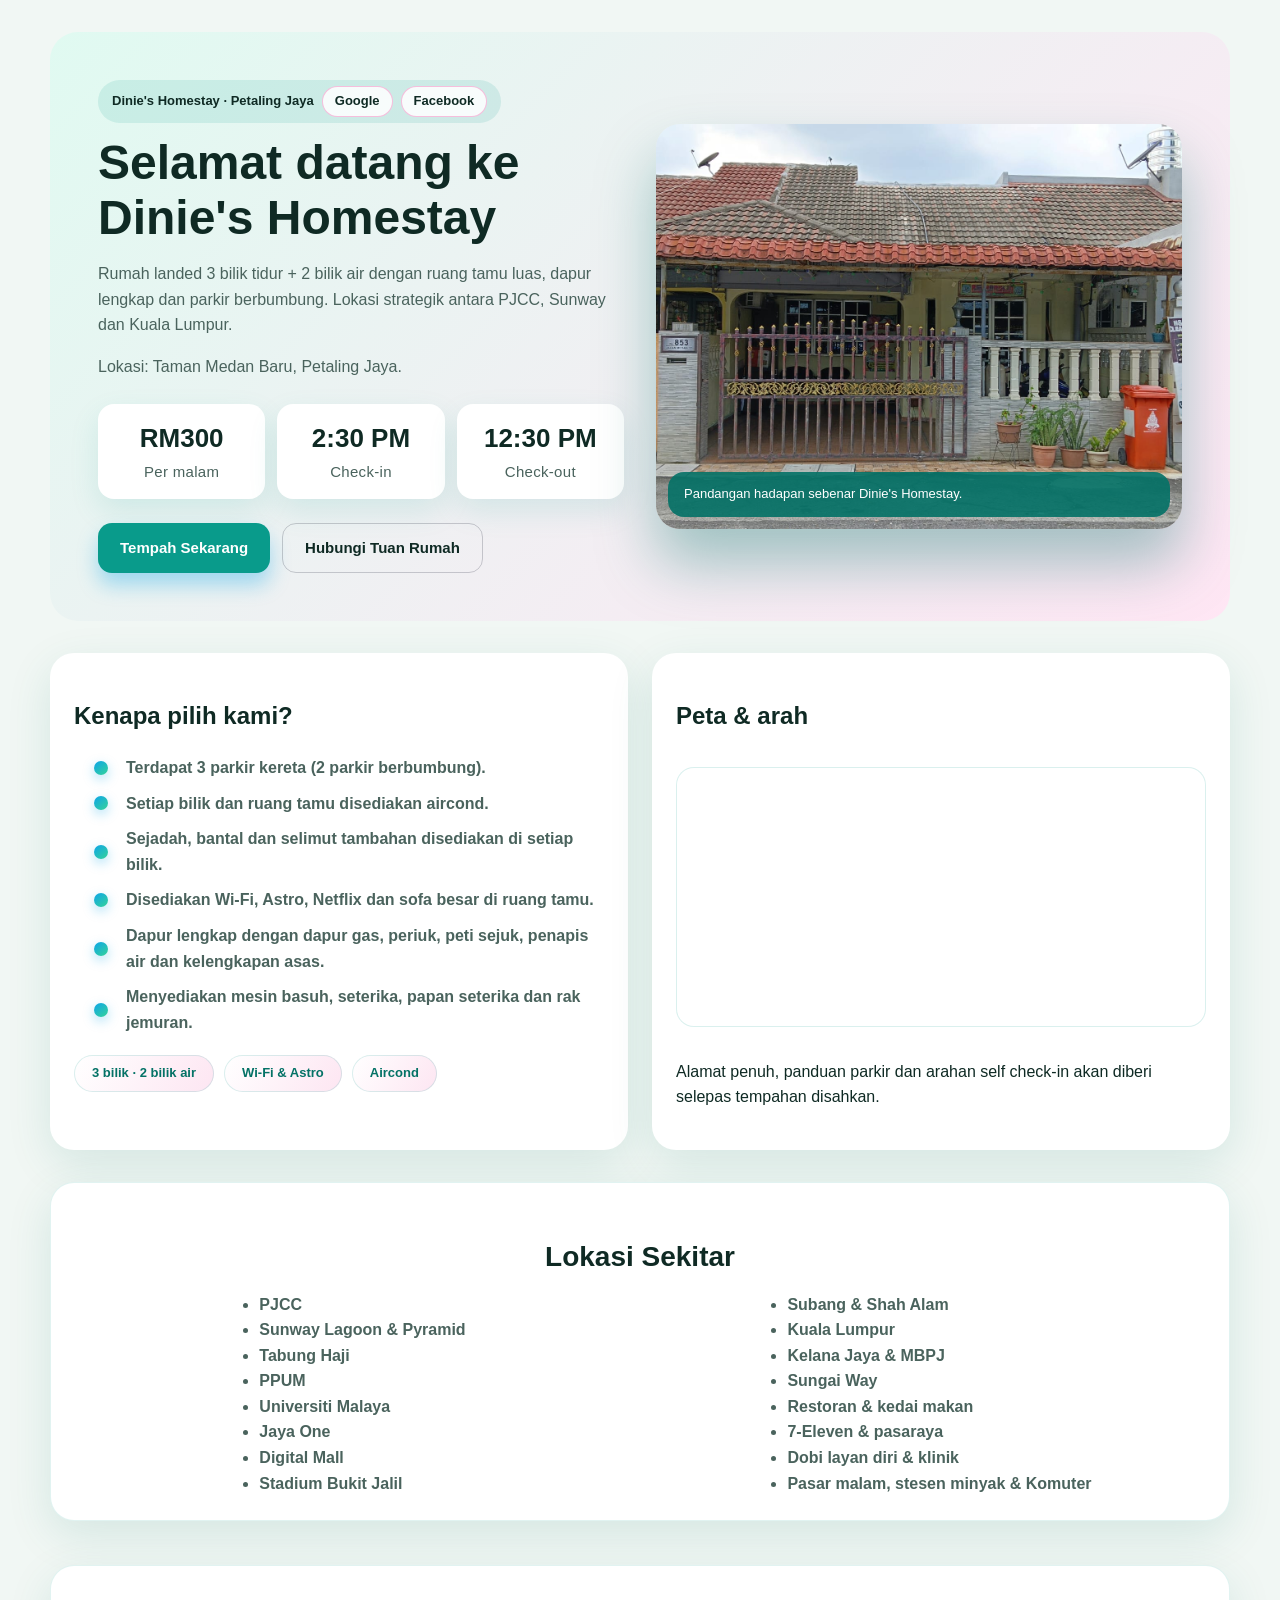
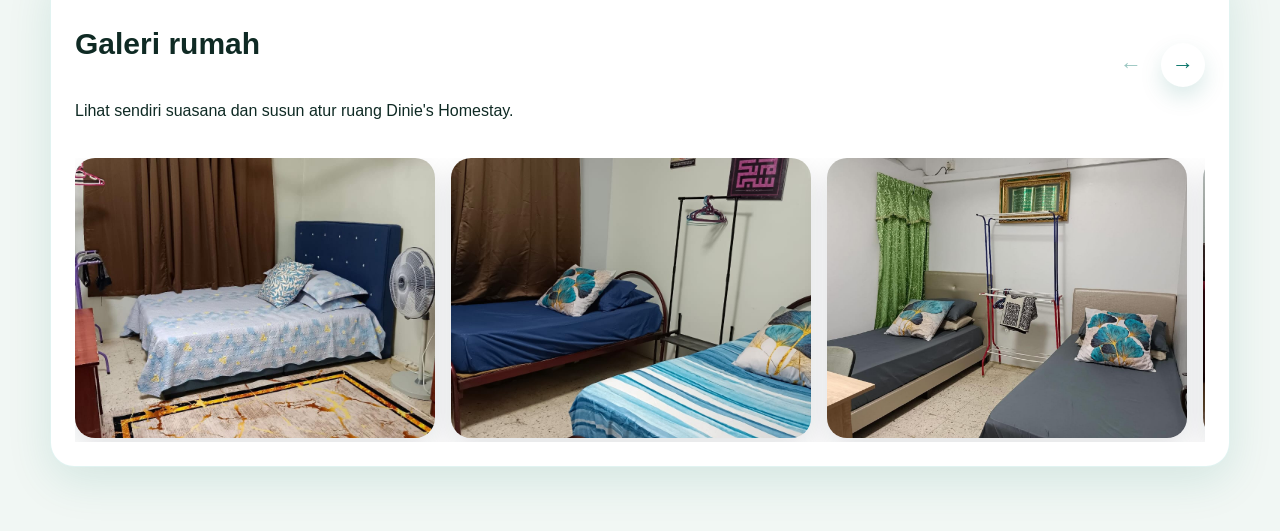
<file: index.html>
<!DOCTYPE html>
<html lang="en">
  <head>
    <meta charset="UTF-8" />
    <meta name="viewport" content="width=device-width, initial-scale=1.0" />
    <title>Dinie's Homestay · Petaling Jaya</title>
    <link rel="stylesheet" href="style.css" />
  </head>
  <body data-page="landing">
    <main class="landing">
      <section class="landing-hero">
        <div class="hero-copy">
          <div class="badge hero-badge">
            <span class="badge-title">Dinie's Homestay · Petaling Jaya</span>
            <a class="badge-link" href="https://g.co/kgs/pt5vigD" target="_blank" rel="noopener">Google</a>
            <a class="badge-link" href="https://www.facebook.com/profile.php?id=61555471958670" target="_blank" rel="noopener">Facebook</a>
          </div>
          <h1>Selamat datang ke Dinie's Homestay</h1>
          <p>
            Rumah landed 3 bilik tidur + 2 bilik air dengan ruang tamu luas, dapur lengkap dan parkir berbumbung. Lokasi
            strategik antara PJCC, Sunway dan Kuala Lumpur.
          </p>
          <p class="muted hero-location">Lokasi: Taman Medan Baru, Petaling Jaya.</p>
          <div class="quick-facts">
            <div>
              <span>RM300</span>
              <small>Per malam</small>
            </div>
            <div>
              <span>2:30 PM</span>
              <small>Check-in</small>
            </div>
            <div>
              <span>12:30 PM</span>
              <small>Check-out</small>
            </div>
          </div>
          <div class="cta-buttons">
            <a class="btn primary" href="booking.html">Tempah Sekarang</a>
            <a
              class="btn outline chat-owner"
              href="https://wasap.my/6014-3388944/DiniesHomestay"
              target="_blank"
              rel="noopener"
              >Hubungi Tuan Rumah</a
            >
          </div>
        </div>
        <div class="hero-media">
          <img src="pict1.jpg" alt="Pandangan hadapan Dinie's Homestay" />
          <div class="media-note">Pandangan hadapan sebenar Dinie's Homestay.</div>
        </div>
      </section>

      <section class="info-grid">
        <article class="highlight-card">
          <h2>Kenapa pilih kami?</h2>
          <ul class="feature-list">
            <li>Terdapat 3 parkir kereta (2 parkir berbumbung).</li>
            <li>Setiap bilik dan ruang tamu disediakan aircond.</li>
            <li>Sejadah, bantal dan selimut tambahan disediakan di setiap bilik.</li>
            <li>Disediakan Wi-Fi, Astro, Netflix dan sofa besar di ruang tamu.</li>
            <li>Dapur lengkap dengan dapur gas, periuk, peti sejuk, penapis air dan kelengkapan asas.</li>
            <li>Menyediakan mesin basuh, seterika, papan seterika dan rak jemuran.</li>
          </ul>
          <div class="info-tags">
            <span>3 bilik · 2 bilik air</span>
            <span>Wi-Fi &amp; Astro</span>
            <span>Aircond</span>
          </div>
        </article>

        <article class="map-card">
          <h2>Peta &amp; arah</h2>
          <iframe
            title="Lokasi Dinie's Homestay"
            src="https://www.google.com/maps/embed?pb=!1m18!1m12!1m3!1d3984.1432747133105!2d101.61535691112692!3d3.0837321533942447!2m3!1f0!2f0!3f0!3m2!1i1024!2i768!4f13.1!3m3!1m2!1s0x31cc4c4b1c5b9adf%3A0xad938668151ebfe!2sTaman%20Medan%20Baru!5e0!3m2!1sen!2smy!4v1709550000000!5m2!1sen!2smy"
            loading="lazy"
            referrerpolicy="no-referrer-when-downgrade"
          ></iframe>
          <p>Alamat penuh, panduan parkir dan arahan self check-in akan diberi selepas tempahan disahkan.</p>
        </article>
      </section>

      <section class="wide-card location-card">
        <h3>Lokasi Sekitar</h3>
        <div class="location-columns" data-location-columns>
          <ul>
            <li>PJCC</li>
            <li>Sunway Lagoon &amp; Pyramid</li>
            <li>Tabung Haji</li>
            <li>PPUM</li>
            <li>Universiti Malaya</li>
            <li>Jaya One</li>
            <li>Digital Mall</li>
            <li>Stadium Bukit Jalil</li>
          </ul>
          <ul>
            <li>Subang &amp; Shah Alam</li>
            <li>Kuala Lumpur</li>
            <li>Kelana Jaya &amp; MBPJ</li>
            <li>Sungai Way</li>
            <li>Restoran &amp; kedai makan</li>
            <li>7-Eleven &amp; pasaraya</li>
            <li>Dobi layan diri &amp; klinik</li>
            <li>Pasar malam, stesen minyak &amp; Komuter</li>
          </ul>
        </div>
        <div class="location-toggle">
          <button class="btn outline small" type="button" data-toggle-locations>Lihat semua lokasi</button>
        </div>
      </section>

      <section class="wide-card gallery-card">
        <div class="gallery-header">
          <div>
            <h3 class="gallery-title">Galeri rumah</h3>
            <p>Lihat sendiri suasana dan susun atur ruang Dinie's Homestay.</p>
          </div>
          <div class="gallery-actions">
            <button class="gallery-nav" type="button" data-gallery-prev aria-label="Gambar sebelumnya">
              <span aria-hidden="true">&#8592;</span>
            </button>
            <button class="gallery-nav" type="button" data-gallery-next aria-label="Gambar seterusnya">
              <span aria-hidden="true">&#8594;</span>
            </button>
          </div>
        </div>
        <div class="gallery-slider" data-gallery>
          <div class="gallery-track" data-gallery-track>
            <figure class="gallery-item">
              <img src="pict2.jpg" alt="Bilik tetamu Dinie's Homestay" />
            </figure>
            <figure class="gallery-item">
              <img src="pict3.jpg" alt="Bilik utama Dinie's Homestay" />
            </figure>
            <figure class="gallery-item">
              <img src="pict4.jpg" alt="Bilik tambahan Dinie's Homestay" />
            </figure>
            <figure class="gallery-item">
              <img src="pict5.jpg" alt="Ruang tamu Dinie's Homestay" />
            </figure>
            <figure class="gallery-item">
              <img src="pict6.jpg" alt="Ruang makan Dinie's Homestay" />
            </figure>
            <figure class="gallery-item">
              <img src="pict7.jpg" alt="Dapur Dinie's Homestay" />
            </figure>
            <figure class="gallery-item">
              <img src="pict8.jpg" alt="Bilik air Dinie's Homestay" />
            </figure>
            <figure class="gallery-item">
              <img src="pict9.jpg" alt="Halaman Dinie's Homestay" />
            </figure>
          </div>
        </div>
      </section>
    </main>

    <script src="app.js"></script>
  </body>
</html>
</file>
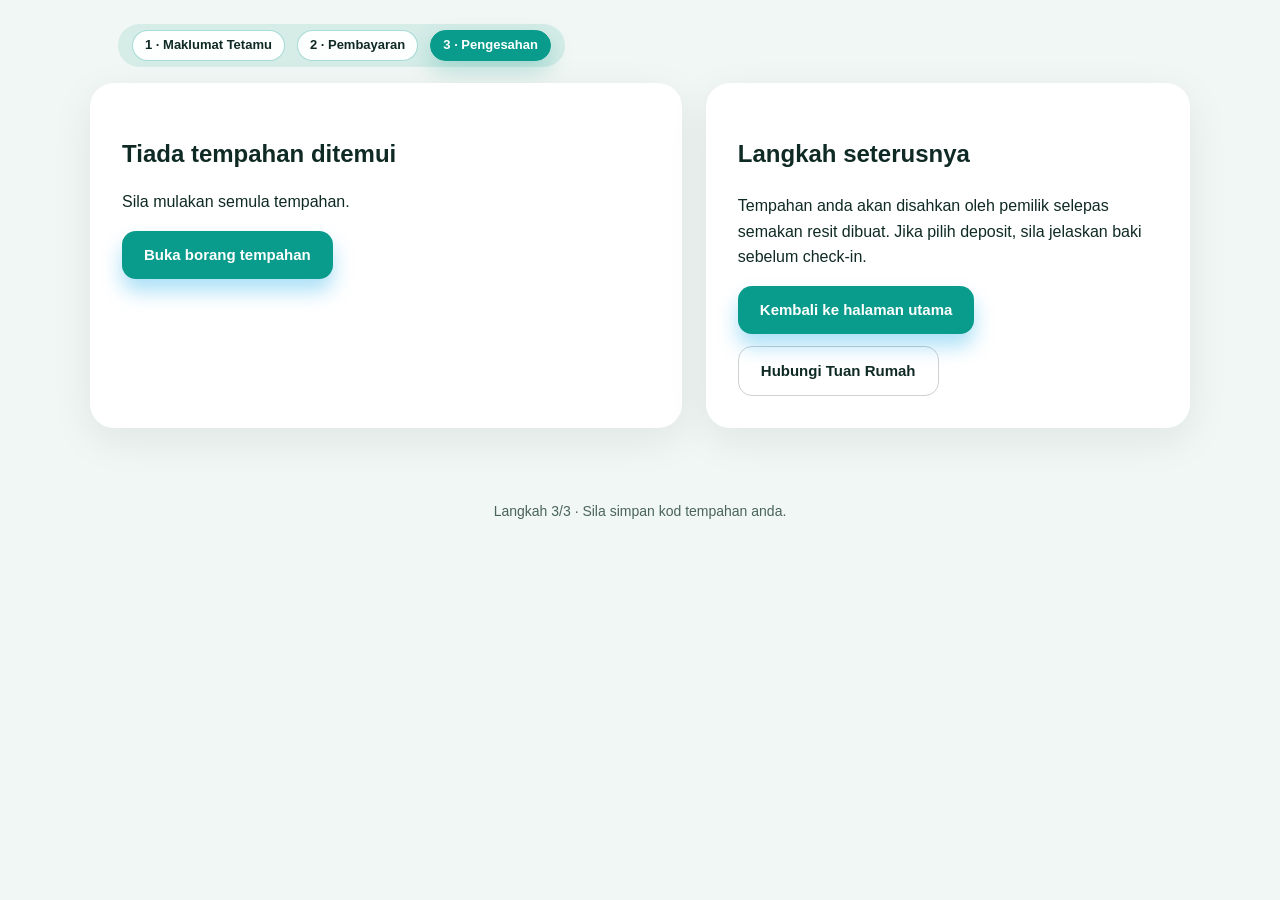
<file: confirmation.html>
<!DOCTYPE html>
<html lang="en">
  <head>
    <meta charset="UTF-8" />
    <meta name="viewport" content="width=device-width, initial-scale=1.0" />
    <title>Seri Damai · Confirmation</title>
    <link rel="stylesheet" href="style.css" />
  </head>
  <body data-page="confirmation">
    <header class="step-header">
      <div class="steps badge hero-badge steps-badge">
        <span class="badge-link">1 · Maklumat Tetamu</span>
        <span class="badge-link">2 · Pembayaran</span>
        <span class="badge-link active-step">3 · Pengesahan</span>
      </div>
    </header>

    <main class="form-shell">
      <section class="form-card confirmation-card" id="confirmationBox">
        <h1>Terima kasih!</h1>
        <p class="muted">Butiran tempahan anda akan dipaparkan sebentar lagi.</p>
      </section>

      <section class="summary-card">
        <h2>Langkah seterusnya</h2>
        <p class="muted">
          Tempahan anda akan disahkan oleh pemilik selepas semakan resit dibuat. Jika pilih deposit, sila jelaskan baki
          sebelum check-in.
        </p>
        <div class="cta-group">
          <a class="btn primary btn-center" href="index.html">Kembali ke halaman utama</a>
          <a
            class="btn outline chat-owner"
            href="https://wasap.my/6014-3388944/DiniesHomestay"
            target="_blank"
            rel="noopener"
            >Hubungi Tuan Rumah</a
          >
        </div>
      </section>
    </main>

    <footer>Langkah 3/3 · Sila simpan kod tempahan anda.</footer>

    <script src="app.js"></script>
  </body>
</html>
</file>
<file: style.css>
.gallery-title {
  font-size: 30px;
}
@import url("https://fonts.googleapis.com/css2?family=Manrope:wght@400;600;700&display=swap");

:root {
  --bg: #f1f7f4;
  --card: #ffffff;
  --text: #0f2a24;
  --muted: #4a635d;
  --primary: #099b8b;
  --primary-dark: #047266;
  --accent: #f472b6;
  --border: rgba(9, 155, 139, 0.15);
  --ok: #22c55e;
  --warn: #d97706;
}

* {
  box-sizing: border-box;
}

body {
  margin: 0;
  font-family: "Manrope", "Segoe UI", sans-serif;
  background: var(--bg);
  color: var(--text);
  line-height: 1.6;
}

img {
  max-width: 100%;
  display: block;
  border-radius: 16px;
}

a {
  text-decoration: none;
  color: inherit;
}

.landing {
  width: min(1180px, 94%);
  margin: 32px auto 64px;
  display: flex;
  flex-direction: column;
  gap: 32px;
}

.landing-hero {
  background: linear-gradient(135deg, #e0faf1, #ffe6f4);
  border-radius: 28px;
  padding: clamp(24px, 4vw, 48px);
  display: grid;
  grid-template-columns: repeat(auto-fit, minmax(280px, 1fr));
  gap: 32px;
  align-items: center;
}

.hero-copy h1 {
  margin: 12px 0 16px;
  font-size: clamp(32px, 4vw, 48px);
  line-height: 1.15;
}

.hero-copy p {
  margin: 0 0 16px;
  color: var(--muted);
}

.badge {
  display: inline-flex;
  align-items: center;
  gap: 6px;
  padding: 6px 14px;
  background: rgba(9, 155, 139, 0.12);
  border-radius: 999px;
  font-size: 13px;
  font-weight: 600;
  color: var(--text);
}

.hero-badge {
  display: inline-flex;
  flex-wrap: wrap;
  gap: 8px;
  align-items: center;
}

.badge-title {
  font-weight: 700;
  color: var(--text);
}

.badge-link {
  display: inline-flex;
  align-items: center;
  padding: 4px 12px;
  border-radius: 999px;
  border: 1px solid rgba(244, 114, 182, 0.45);
  font-size: 13px;
  color: var(--text);
  background: rgba(255, 255, 255, 0.85);
}

.badge-link:hover {
  border-color: var(--primary);
  color: var(--primary-dark);
}

.steps-badge {
  padding: 6px 14px;
  gap: 8px;
  background: rgba(9, 155, 139, 0.12);
}

.steps-badge .badge-link {
  font-weight: 600;
  border-color: rgba(9, 155, 139, 0.35);
  background: rgba(255, 255, 255, 0.95);
}

.steps-badge .badge-link.active-step {
  background: var(--primary);
  color: #ffffff;
  border-color: var(--primary);
  box-shadow: 0 10px 22px rgba(9, 155, 139, 0.25);
}

.hero-location {
  margin-top: -4px;
}

.quick-facts {
  display: grid;
  grid-template-columns: repeat(3, minmax(90px, 1fr));
  gap: 12px;
  margin: 24px 0;
}

.quick-facts div {
  background: #ffffff;
  border-radius: 16px;
  padding: 14px;
  text-align: center;
  box-shadow: 0 12px 30px rgba(9, 155, 139, 0.12);
}

.quick-facts span {
  display: block;
  font-size: 26px;
  font-weight: 700;
}

.quick-facts small {
  color: var(--muted);
  font-size: 15px;
  letter-spacing: 0.02em;
}

.cta-buttons {
  display: flex;
  flex-wrap: wrap;
  gap: 12px;
}

.hero-media {
  position: relative;
}

.hero-media img {
  height: 100%;
  object-fit: cover;
  border-radius: 24px;
  box-shadow: 0 35px 60px rgba(4, 114, 102, 0.35);
}

.media-note {
  position: absolute;
  bottom: 12px;
  left: 12px;
  right: 12px;
  background: rgba(4, 114, 102, 0.9);
  color: #fff;
  padding: 12px 16px;
  border-radius: 16px;
  font-size: 13px;
}

.info-grid {
  display: grid;
  grid-template-columns: repeat(auto-fit, minmax(280px, 1fr));
  gap: 24px;
}

.highlight-card,
.map-card {
  background: var(--card);
  border-radius: 24px;
  padding: 24px;
  box-shadow: 0 14px 45px rgba(4, 114, 102, 0.12);
}

.highlight-card ul {
  margin: 0 0 20px;
  padding-left: 20px;
  color: var(--muted);
}

.highlight-card li {
  margin-bottom: 6px;
}

.feature-list {
  list-style: none;
  margin: 0 0 20px;
  padding: 0;
  color: var(--text);
  font-weight: 600;
}

.feature-list li {
  position: relative;
  padding-left: 32px;
  margin-bottom: 10px;
}

.feature-list li::before {
  content: "";
  position: absolute;
  left: 0;
  top: 50%;
  width: 14px;
  height: 14px;
  transform: translateY(-50%);
  border-radius: 50%;
  background: linear-gradient(140deg, #0ea5e9, #34d399);
  box-shadow: 0 4px 12px rgba(14, 165, 233, 0.35);
}

.info-tags {
  display: flex;
  flex-wrap: wrap;
  gap: 10px;
}

.info-tags span {
  padding: 8px 18px;
  border-radius: 999px;
  background: linear-gradient(120deg, rgba(255, 255, 255, 0.85), rgba(244, 114, 182, 0.18));
  color: var(--primary-dark);
  font-weight: 600;
  font-size: 13px;
  box-shadow: inset 0 0 0 1px rgba(9, 155, 139, 0.15);
}

.map-card iframe {
  width: 100%;
  border: none;
  border-radius: 18px;
  height: 260px;
  margin: 12px 0 8px;
  box-shadow: inset 0 0 0 1px rgba(9, 155, 139, 0.15);
}

.details-grid {
  display: grid;
  grid-template-columns: repeat(auto-fit, minmax(220px, 1fr));
  gap: 18px;
}

.details-grid article {
  background: var(--card);
  border-radius: 20px;
  padding: 20px;
  border: 1px solid rgba(9, 155, 139, 0.12);
}

.details-grid h3 {
  margin-top: 0;
}

.wide-card {
  background: var(--card);
  border-radius: 24px;
  padding: 24px;
  border: 1px solid rgba(9, 155, 139, 0.12);
  box-shadow: 0 14px 45px rgba(4, 114, 102, 0.12);
}

.wide-card + .wide-card {
  margin-top: 12px;
}

.location-card h3 {
  text-align: center;
  font-size: 28px;
  margin-bottom: 12px;
}

.location-columns {
  display: grid;
  grid-template-columns: repeat(auto-fit, minmax(220px, 1fr));
  gap: 24px;
  justify-items: center;
}

.location-columns ul {
  list-style: disc;
  margin: 0;
  padding-left: 22px;
  color: var(--muted);
  font-weight: 600;
}

.location-columns.collapsed li:nth-child(n + 5) {
  display: none;
}

.location-toggle {
  text-align: center;
  margin-top: 16px;
}

.photo-grid {
  display: grid;
  grid-template-columns: repeat(auto-fit, minmax(140px, 1fr));
  gap: 12px;
  margin-top: 12px;
}

.photo-grid img {
  width: 100%;
  height: 140px;
  object-fit: cover;
  border-radius: 16px;
  box-shadow: 0 8px 24px rgba(15, 23, 42, 0.12);
}

.photo-grid-large {
  grid-template-columns: repeat(auto-fit, minmax(220px, 1fr));
  gap: 18px;
}

.photo-grid-large img {
  height: 210px;
}

.gallery-card {
  overflow: hidden;
}

.gallery-header {
  display: flex;
  justify-content: space-between;
  align-items: center;
  gap: 16px;
}

.gallery-actions {
  display: flex;
  gap: 8px;
}

.gallery-slider {
  margin-top: 18px;
}

.gallery-track {
  display: flex;
  gap: 16px;
  overflow-x: auto;
  scroll-behavior: smooth;
  scroll-snap-type: x mandatory;
  padding-bottom: 4px;
}

.gallery-track::-webkit-scrollbar {
  display: none;
}

.gallery-item {
  flex: 0 0 clamp(220px, 32vw, 360px);
  scroll-snap-align: start;
  border-radius: 20px;
  box-shadow: 0 12px 30px rgba(15, 23, 42, 0.12);
  margin: 0;
}

.gallery-item img {
  width: 100%;
  height: clamp(200px, 32vw, 280px);
  object-fit: cover;
  border-radius: 20px;
}

.gallery-nav {
  border: none;
  background: #fff;
  width: 44px;
  height: 44px;
  border-radius: 50%;
  box-shadow: 0 10px 22px rgba(4, 114, 102, 0.15);
  font-size: 22px;
  color: var(--primary-dark);
  cursor: pointer;
  transition: transform 0.2s ease, box-shadow 0.2s ease, opacity 0.2s ease;
}

.gallery-nav:disabled {
  opacity: 0.4;
  cursor: not-allowed;
  box-shadow: none;
}

.gallery-nav:hover:not(:disabled) {
  transform: translateY(-2px);
}

ol {
  margin: 0;
  padding-left: 18px;
  color: var(--muted);
}

.btn {
  border: none;
  border-radius: 14px;
  padding: 12px 22px;
  font-weight: 700;
  cursor: pointer;
  font-size: 15px;
  display: inline-flex;
  align-items: center;
  justify-content: center;
  text-align: center;
  transition: transform 0.2s ease, box-shadow 0.2s ease;
}

.btn.primary {
  background: var(--primary);
  color: #fff;
  box-shadow: 0 12px 20px rgba(14, 165, 233, 0.35);
}

.btn.outline {
  background: transparent;
  color: var(--text);
  border: 1px solid rgba(15, 23, 42, 0.2);
}

.btn.small {
  padding: 10px 16px;
  font-size: 14px;
}

.btn.btn-center {
  text-align: center;
  justify-content: center;
}

.btn.full {
  width: 100%;
}

.btn:disabled {
  opacity: 0.5;
  cursor: not-allowed;
}

.btn:hover:not(:disabled) {
  transform: translateY(-2px);
}

footer {
  text-align: center;
  padding: 24px 16px 40px;
  color: var(--muted);
  font-size: 14px;
}

.step-header {
  display: flex;
  justify-content: space-between;
  align-items: center;
  width: min(1100px, 94%);
  margin: 24px auto 16px;
  padding: 0 clamp(20px, 3vw, 28px);
}

.back-link {
  color: var(--primary-dark);
  font-weight: 600;
}

.steps {
  display: flex;
  gap: 12px;
  flex-wrap: wrap;
  font-weight: 600;
  color: var(--muted);
}

.steps .active {
  color: var(--text);
}

.form-shell {
  width: min(1100px, 94%);
  margin: 0 auto 48px;
  display: grid;
  grid-template-columns: minmax(0, 1.1fr) minmax(0, 0.9fr);
  gap: 24px;
}

@media (max-width: 900px) {
  .form-shell {
    grid-template-columns: 1fr;
  }
}

.form-card,
.summary-card {
  background: var(--card);
  border-radius: 24px;
  padding: clamp(20px, 3vw, 32px);
  box-shadow: 0 12px 40px rgba(15, 23, 42, 0.08);
}

label {
  display: block;
  font-weight: 600;
  margin-bottom: 8px;
}

input,
textarea,
select {
  width: 100%;
  border-radius: 14px;
  border: 1px solid rgba(15, 23, 42, 0.15);
  padding: 12px 14px;
  font-size: 15px;
  font-family: inherit;
}

textarea {
  min-height: 90px;
  resize: vertical;
}

.grid-2 {
  display: grid;
  grid-template-columns: repeat(auto-fit, minmax(180px, 1fr));
  gap: 14px;
}

.form-card form > .btn.full {
  margin-top: 24px;
}

.summary-row {
  display: flex;
  justify-content: space-between;
  padding: 10px 0;
  border-bottom: 1px dashed rgba(15, 23, 42, 0.1);
}

.summary-row strong {
  font-size: 16px;
}

.summary-row .highlight {
  color: var(--primary-dark);
}

.notice,
.form-alert {
  margin-top: 12px;
  padding: 12px 14px;
  border-radius: 12px;
  font-size: 14px;
}

.notice {
  background: rgba(220, 38, 38, 0.08);
  color: #b91c1c;
}

.form-alert.warn {
  background: rgba(217, 119, 6, 0.12);
  color: var(--warn);
}

.hidden {
  display: none;
}

.availability {
  display: flex;
  flex-wrap: wrap;
  gap: 8px;
  font-size: 13px;
  color: var(--muted);
}

.availability span {
  background: rgba(15, 23, 42, 0.06);
  padding: 6px 10px;
  border-radius: 12px;
  background: rgba(244, 114, 182, 0.12);
  color: var(--primary-dark);
}

.availability-note {
  margin-top: 10px;
  display: inline-flex;
  align-items: center;
  gap: 8px;
  font-size: 13px;
  color: var(--muted);
}

.legend-dot {
  width: 12px;
  height: 12px;
  border-radius: 50%;
  display: inline-flex;
  border: 1px solid rgba(15, 23, 42, 0.08);
}

.legend-dot-danger {
  background: #ef4444;
  border-color: rgba(239, 68, 68, 0.4);
  box-shadow: 0 0 0 6px rgba(239, 68, 68, 0.12);
}

.flatpickr-input[readonly] {
  cursor: pointer;
  background: #fff;
}

.flatpickr-day.reserved-date {
  background: rgba(239, 68, 68, 0.18);
  border-color: rgba(239, 68, 68, 0.35);
  color: #b91c1c;
}

.flatpickr-day.reserved-date.flatpickr-disabled,
.flatpickr-day.reserved-date.flatpickr-disabled:hover {
  opacity: 1;
  background: rgba(239, 68, 68, 0.25);
  color: #fff;
}

.flatpickr-day.reserved-date:hover {
  background: rgba(239, 68, 68, 0.3);
}
.payment-options {
  display: grid;
  grid-template-columns: 1fr;
  gap: 12px;
  margin-bottom: 12px;
}

.option-tile {
  display: flex;
  gap: 12px;
  padding: 16px;
  border-radius: 18px;
  border: 1px solid rgba(15, 23, 42, 0.12);
  cursor: pointer;
  transition: border 0.2s ease;
}

.option-tile input {
  width: auto;
  margin-top: 4px;
}

.option-tile.active {
  border-color: var(--primary);
  background: rgba(14, 165, 233, 0.08);
}


.payment-breakdown {
  border: 1px dashed rgba(15, 23, 42, 0.15);
  border-radius: 16px;
  padding: 14px 16px;
  display: flex;
  flex-wrap: wrap;
  gap: 16px;
  margin: 20px 0;
}

.payment-breakdown span {
  color: var(--muted);
}

.payment-breakdown div {
  display: flex;
  align-items: center;
  gap: 8px;
}

.payment-breakdown div + div {
  margin-left: 18px;
}
.payment-breakdown strong {
  font-size: 16px;
}

.qr-box {
  border: 1px solid rgba(15, 23, 42, 0.1);
  border-radius: 20px;
  padding: 16px;
  display: flex;
  flex-direction: column;
  gap: 12px;
  text-align: center;
}

.qr-box img {
  width: 180px;
  height: 180px;
  margin: 0 auto;
  border-radius: 20px;
  border: 1px solid rgba(15, 23, 42, 0.08);
}

.bank-info {
  display: flex;
  flex-direction: column;
  gap: 4px;
  font-weight: 600;
}

.confirmation-card h1 {
  margin-bottom: 8px;
}

.cta-group {
  display: flex;
  flex-wrap: wrap;
  gap: 12px;
}

.chat-owner {
  border: 1px solid var(--primary);
  color: var(--primary-dark);
  background: transparent;
}

@media (max-width: 640px) {
  .cta-buttons,
  .cta-group {
    flex-direction: column;
  }

  .quick-facts {
    grid-template-columns: repeat(2, 1fr);
  }

  .step-header {
    flex-direction: column;
    align-items: flex-start;
    gap: 12px;
  }

  .location-card {
    padding: 20px 18px;
  }

  .location-columns {
    grid-template-columns: 1fr;
  }

  .location-columns ul {
    list-style: none;
    margin: 0;
    padding: 18px 20px;
    background: rgba(9, 155, 139, 0.1);
    border-radius: 20px;
    width: 100%;
    color: var(--text);
    box-shadow: inset 0 0 0 1px rgba(9, 155, 139, 0.12), 0 12px 26px rgba(4, 114, 102, 0.08);
  }

  .location-columns li {
    position: relative;
    padding-left: 26px;
    margin: 6px 0;
    color: var(--muted);
  }

  .location-columns li::before {
    content: "";
    position: absolute;
    left: 0;
    top: 11px;
    width: 10px;
    height: 10px;
    border-radius: 50%;
    background: linear-gradient(140deg, #f472b6, #0ea5e9);
    box-shadow: 0 0 0 3px rgba(255, 255, 255, 0.65);
  }

  .gallery-header {
    flex-direction: column;
    align-items: flex-start;
  }

  .gallery-actions {
    width: 100%;
    justify-content: flex-end;
  }

  .gallery-item {
    flex: 0 0 min(80vw, 320px);
  }
}
</file>
